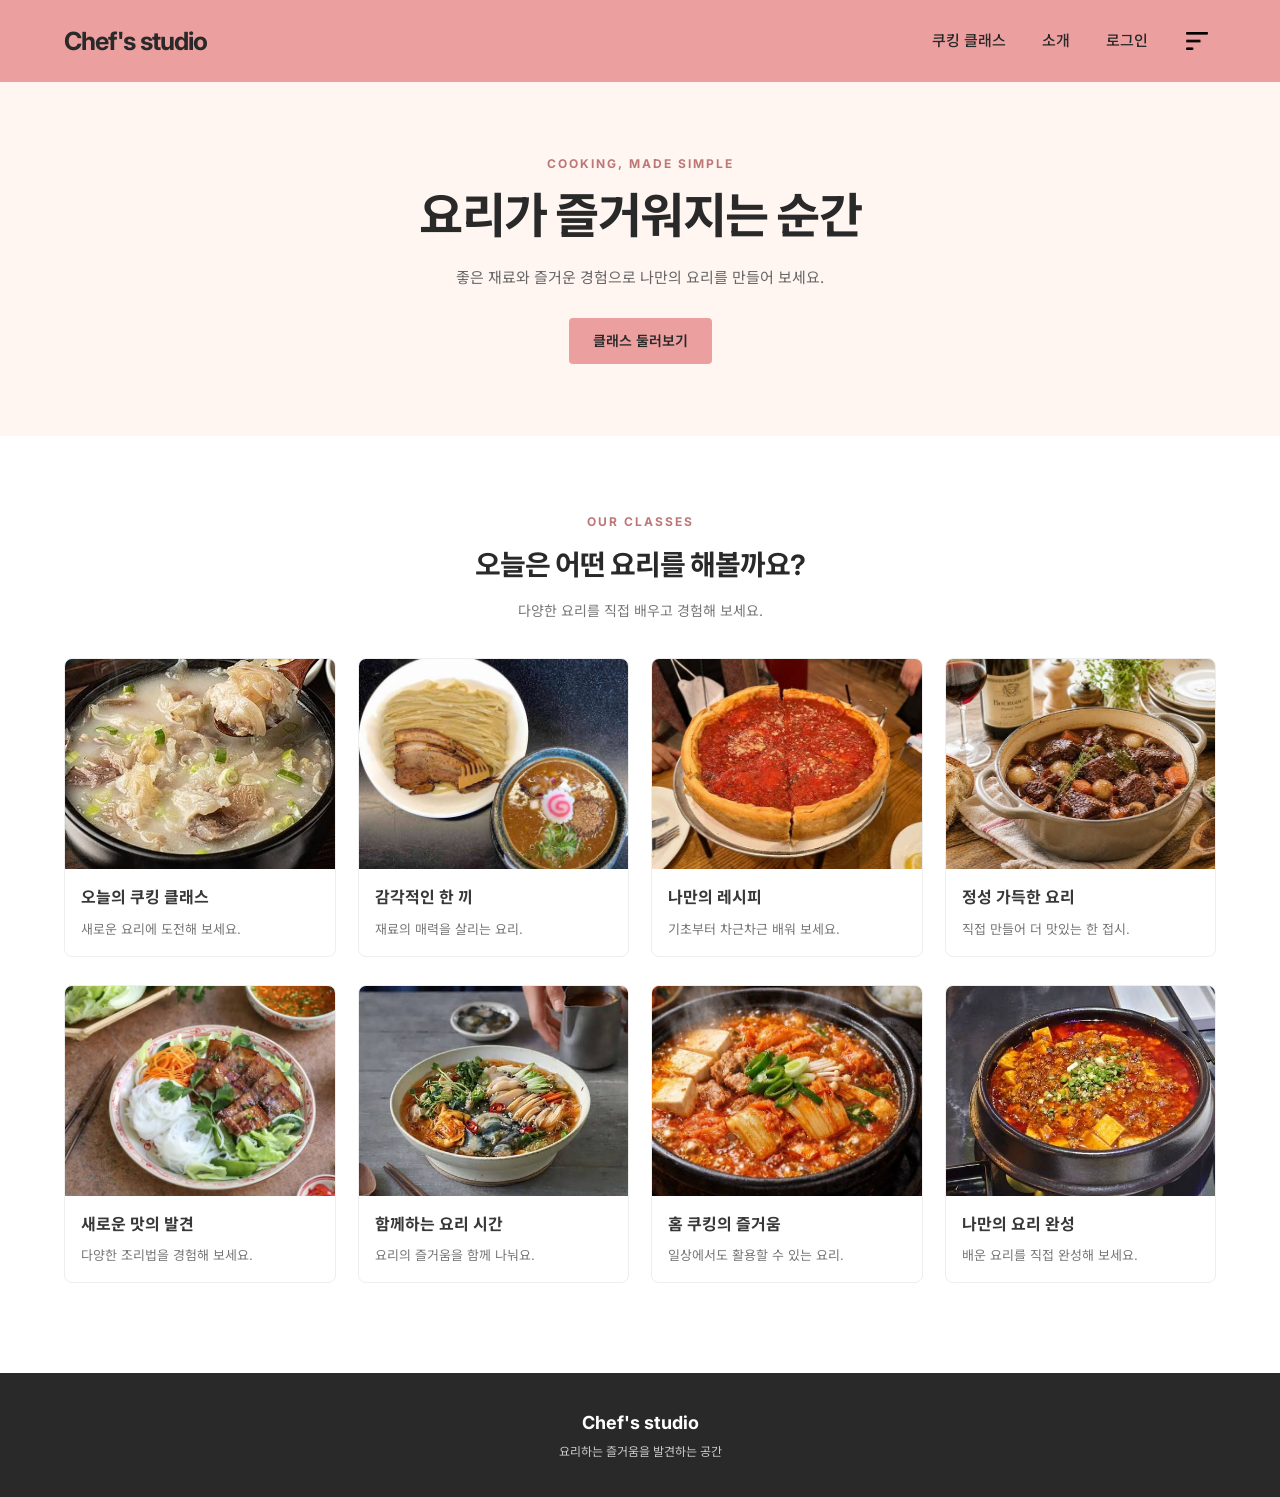
<file: index.html>
<!doctype html>
<html lang="ko">
  <head>
    <meta charset="UTF-8" />
    <meta name="viewport" content="width=device-width, initial-scale=1.0" />

    <title>Chef's Studio</title>

    <link
      href="https://fonts.googleapis.com/css2?family=Inter:wght@400;500;600;700&family=Noto+Sans+KR:wght@400;500;700&display=swap"
      rel="stylesheet"
    />

    <link rel="stylesheet" href="Aiindex.css" />
    <link rel="stylesheet" href="responsive.css" />

    <script src="menu.js" defer></script>
  </head>

  <body>
    <header class="header">
      <div class="header-inner">
        <a href="#" class="logo">Chef's studio</a>

        <nav class="nav" aria-label="메인 메뉴">
          <div class="menu" id="main-menu">
            <a href="#">쿠킹 클래스</a>
            <a href="#">소개</a>
            <a href="#">로그인</a>
          </div>

          <button type="button" class="search-btn" aria-label="검색">
            <img src="images/Vector (1).png" alt="" />
          </button>

          <button
            type="button"
            class="menu-btn"
            aria-label="메뉴 열기"
            aria-controls="main-menu"
            aria-expanded="false"
          >
            <svg
              xmlns="http://www.w3.org/2000/svg"
              width="26"
              height="26"
              viewBox="0 0 24 24"
              fill="none"
              stroke="currentColor"
              stroke-width="2"
              stroke-linecap="round"
            >
              <line x1="3" y1="6" x2="21" y2="6" />
              <line x1="3" y1="12" x2="21" y2="12" />
              <line x1="3" y1="18" x2="21" y2="18" />
            </svg>
          </button>
        </nav>
      </div>
    </header>

    <main>
      <section class="hero">
        <div class="hero-inner">
          <p class="eyebrow">COOKING, MADE SIMPLE</p>
          <h1>요리가 즐거워지는 순간</h1>
          <p class="hero-description">
            좋은 재료와 즐거운 경험으로 나만의 요리를 만들어 보세요.
          </p>
          <a href="#classes" class="hero-link">클래스 둘러보기</a>
        </div>
      </section>

      <section class="classes" id="classes">
        <div class="section-heading">
          <p class="eyebrow">OUR CLASSES</p>
          <h2>오늘은 어떤 요리를 해볼까요?</h2>
          <p>다양한 요리를 직접 배우고 경험해 보세요.</p>
        </div>

        <div class="class-grid">
          <article class="food-card">
            <img src="food/images.jfif" alt="쿠킹 클래스 요리 1" />
            <div class="food-info">
              <h3>오늘의 쿠킹 클래스</h3>
              <p>새로운 요리에 도전해 보세요.</p>
            </div>
          </article>

          <article class="food-card">
            <img src="food/images (1).jfif" alt="쿠킹 클래스 요리 2" />
            <div class="food-info">
              <h3>감각적인 한 끼</h3>
              <p>재료의 매력을 살리는 요리.</p>
            </div>
          </article>

          <article class="food-card">
            <img src="food/images (2).jfif" alt="쿠킹 클래스 요리 3" />
            <div class="food-info">
              <h3>나만의 레시피</h3>
              <p>기초부터 차근차근 배워 보세요.</p>
            </div>
          </article>

          <article class="food-card">
            <img src="food/images (3).jfif" alt="쿠킹 클래스 요리 4" />
            <div class="food-info">
              <h3>정성 가득한 요리</h3>
              <p>직접 만들어 더 맛있는 한 접시.</p>
            </div>
          </article>

          <article class="food-card">
            <img src="food/images (4).jfif" alt="쿠킹 클래스 요리 5" />
            <div class="food-info">
              <h3>새로운 맛의 발견</h3>
              <p>다양한 조리법을 경험해 보세요.</p>
            </div>
          </article>

          <article class="food-card">
            <img src="food/images (5).jfif" alt="쿠킹 클래스 요리 6" />
            <div class="food-info">
              <h3>함께하는 요리 시간</h3>
              <p>요리의 즐거움을 함께 나눠요.</p>
            </div>
          </article>

          <article class="food-card">
            <img src="food/images (6).jfif" alt="쿠킹 클래스 요리 7" />
            <div class="food-info">
              <h3>홈 쿠킹의 즐거움</h3>
              <p>일상에서도 활용할 수 있는 요리.</p>
            </div>
          </article>

          <article class="food-card">
            <img src="food/images (7).jfif" alt="쿠킹 클래스 요리 8" />
            <div class="food-info">
              <h3>나만의 요리 완성</h3>
              <p>배운 요리를 직접 완성해 보세요.</p>
            </div>
          </article>
        </div>
      </section>
    </main>

    <footer class="footer">
      <p>Chef's studio</p>
      <p>요리하는 즐거움을 발견하는 공간</p>
    </footer>
  </body>
</html>
</file>
<file: Aiindex.css>
/* 기본 설정 */
* {
  box-sizing: border-box;
}

html {
  scroll-behavior: smooth;
}

body {
  margin: 0;
  color: #292929;
  background-color: #ffffff;
  font-family: "Inter", "Noto Sans KR", sans-serif;
  line-height: 1.6;
}

a {
  color: inherit;
  text-decoration: none;
}

button {
  font: inherit;
}

img {
  display: block;
  max-width: 100%;
}

/* 헤더 */
.header {
  position: relative;
  z-index: 100;
  width: 100%;
  height: 82px;
  background-color: #ec9f9f;
}

.header-inner {
  width: min(1200px, 90%);
  height: 100%;
  margin: 0 auto;
  display: flex;
  align-items: center;
  justify-content: space-between;
}

.logo {
  flex-shrink: 0;
  font-size: 25px;
  font-weight: 700;
  letter-spacing: -1px;
}

/* 내비게이션 */
.nav {
  display: flex;
  align-items: center;
  gap: 30px;
}

.menu {
  display: flex;
  align-items: center;
  gap: 36px;
}

.menu a {
  font-size: 15px;
  font-weight: 500;
  transition: color 0.2s ease;
}

.menu a:hover {
  color: #ffffff;
}

/* 검색 버튼 */
.search-btn,
.menu-btn {
  display: flex;
  align-items: center;
  justify-content: center;
  padding: 8px;
  border: 0;
  background: transparent;
  color: #292929;
  cursor: pointer;
}

.search-btn img {
  width: 22px;
  height: 22px;
  object-fit: contain;
}

/* 햄버거 버튼은 모바일에서만 표시 */
.menu-btn {
  display: none;
}

/* 메인 소개 영역 */
.hero {
  min-height: 340px;
  padding: 72px 5%;
  display: flex;
  align-items: center;
  justify-content: center;
  text-align: center;
  background-color: #fff5f1;
}

.hero-inner {
  max-width: 760px;
}

.eyebrow {
  margin: 0 0 12px;
  color: #bd7777;
  font-size: 12px;
  font-weight: 700;
  letter-spacing: 2px;
}

.hero h1 {
  margin: 0;
  font-size: clamp(30px, 4vw, 48px);
  line-height: 1.3;
  letter-spacing: -1.5px;
}

.hero-description {
  margin: 18px 0 28px;
  color: #666666;
  font-size: 15px;
}

.hero-link {
  display: inline-block;
  padding: 12px 24px;
  border-radius: 4px;
  background-color: #ec9f9f;
  color: #292929;
  font-size: 14px;
  font-weight: 600;
  transition:
    background-color 0.2s ease,
    color 0.2s ease;
}

.hero-link:hover {
  background-color: #d98787;
  color: #ffffff;
}

/* 클래스 목록 */
.classes {
  width: min(1200px, 90%);
  margin: 0 auto;
  padding: 76px 0 90px;
}

.section-heading {
  margin-bottom: 36px;
  text-align: center;
}

.section-heading h2 {
  margin: 0;
  font-size: 28px;
  letter-spacing: -1px;
}

.section-heading > p:last-child {
  margin: 12px 0 0;
  color: #777777;
  font-size: 14px;
}

/* 음식 카드 */
.class-grid {
  display: grid;
  grid-template-columns: repeat(4, minmax(0, 1fr));
  gap: 28px 22px;
}

.food-card {
  min-width: 0;
  overflow: hidden;
  border: 1px solid #eeeeee;
  border-radius: 8px;
  background-color: #ffffff;
  transition:
    transform 0.2s ease,
    box-shadow 0.2s ease;
}

.food-card:hover {
  transform: translateY(-4px);
  box-shadow: 0 8px 24px rgb(0 0 0 / 8%);
}

.food-card > img {
  width: 100%;
  height: 210px;
  object-fit: cover;
}

.food-info {
  padding: 16px;
}

.food-info h3 {
  margin: 0 0 8px;
  color: #383838;
  font-size: 16px;
  font-weight: 700;
}

.food-info p {
  margin: 0;
  color: #777777;
  font-size: 13px;
}

/* 하단 */
.footer {
  padding: 32px 5%;
  background-color: #292929;
  color: #ffffff;
  text-align: center;
}

.footer p {
  margin: 4px 0;
}

.footer p:first-child {
  font-size: 18px;
  font-weight: 700;
}

.footer p:last-child {
  color: #cccccc;
  font-size: 12px;
}
</file>
<file: responsive.css>
/* 태블릿 */
@media (max-width: 1024px) {
  .class-grid {
    grid-template-columns: repeat(3, minmax(0, 1fr));
    gap: 24px 18px;
  }

  .food-card > img {
    height: 190px;
  }
}

/* 모바일 */
@media (max-width: 768px) {
  .header {
    height: 64px;
  }

  .header-inner {
    width: 100%;
    padding: 0 20px;
  }

  .logo {
    font-size: 22px;
  }

  .nav {
    position: static;
    gap: 10px;
  }

  .menu-btn {
    display: flex;
    width: 42px;
    height: 42px;
  }

  .search-btn {
    width: 40px;
    height: 42px;
  }

  /* 기본 상태에서는 메뉴 숨김 */
  .menu {
    display: none;
    position: absolute;
    top: 100%;
    left: 0;
    right: 0;
    z-index: 101;
    flex-direction: column;
    align-items: stretch;
    gap: 0;
    padding: 8px 20px;
    border-bottom: 1px solid #eeeeee;
    background-color: #ffffff;
    box-shadow: 0 8px 16px rgb(0 0 0 / 6%);
  }

  /* 햄버거 버튼을 누르면 메뉴 표시 */
  .nav.open .menu {
    display: flex;
  }

  .menu a {
    display: block;
    padding: 15px 8px;
    border-bottom: 1px solid #f1f1f1;
    color: #292929;
    font-size: 15px;
  }

  .menu a:last-child {
    border-bottom: 0;
  }

  .menu a:hover {
    color: #bd7777;
  }

  .hero {
    min-height: 290px;
    padding: 56px 20px;
  }

  .hero-description {
    font-size: 14px;
  }

  .classes {
    width: 90%;
    padding: 56px 0 64px;
  }

  .section-heading h2 {
    font-size: 23px;
  }

  .class-grid {
    grid-template-columns: repeat(2, minmax(0, 1fr));
    gap: 20px 14px;
  }

  .food-card > img {
    height: 180px;
  }

  .food-info {
    padding: 12px;
  }

  .food-info h3 {
    font-size: 14px;
  }

  .food-info p {
    font-size: 12px;
  }
}

/* 작은 모바일 */
@media (max-width: 390px) {
  .header-inner {
    padding: 0 12px;
  }

  .logo {
    font-size: 20px;
  }

  .nav {
    gap: 4px;
  }

  .hero h1 {
    font-size: 29px;
  }

  .classes {
    width: 92%;
  }

  .class-grid {
    gap: 16px 10px;
  }

  .food-card > img {
    height: 145px;
  }

  .food-info {
    padding: 10px;
  }

  .food-info h3 {
    font-size: 13px;
  }
}
</file>
